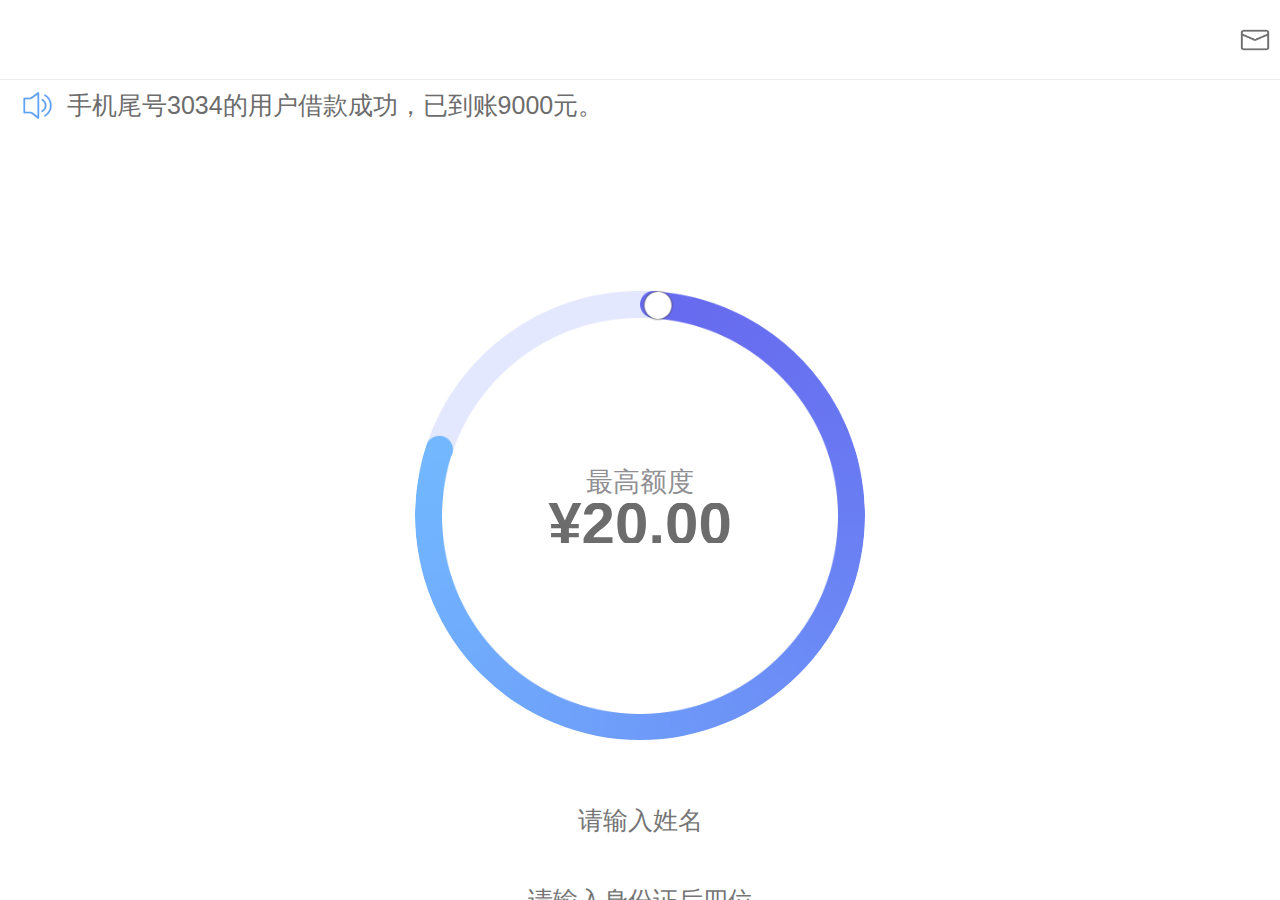
<file: index.html>
<!DOCTYPE html>
<html>
<head>
    <meta charset="utf-8">
    <meta name="viewport" content="initial-scale=1.0, maximum-scale=1.0, user-scalable=no" />
    <link rel="stylesheet" type="text/css" href="css/mui.min.css"/>
    <link rel="stylesheet" type="text/css" href="css/main.css"/>
    <script src="js/rem.js" type="text/javascript" charset="utf-8"></script>
    <script src="js/mui.min.js" type="text/javascript" charset="utf-8"></script>
    <script src="js/jquery.min.js" type="text/javascript" charset="utf-8"></script>
    <title></title>
</head>
<body>
	<div class="wrapper index">
		<header class="head">
			<span class="back">
				
			</span>
			<div class="head-text">
				
			</div>
			<span style="justify-content: flex-end;">
				<img src="img/news.png"/>
			</span>
		</header>
		<div class='main'>
			<div class="main-top">
				<img src="img/horn.png"/>
				<input  value="手机尾号3034的用户借款成功，已到账9000元。" />
			</div>
			<div class="circle" id="myCanvas">
				<p>
					最高额度
				</p>
				
				<input type="text" value="¥20,00" id="money"/>
			</div>
			<input type="text" placeholder="请输入姓名" id="name" class="inform"/>
			<input type="text" placeholder="请输入身份证后四位" id="number" class="inform"/>
			<input type="text" placeholder="请输入后四位银行卡号" id="cart" class="inform"/>
			<div class="ok">
				立即申请
			</div>
		</div>
	</div>
	<script type="text/javascript">
		$(function(){
			$('.ok').click(function(){
				localStorage.setItem('money',$('#money').val())
				localStorage.setItem('name',$('#name').val())
				localStorage.setItem('number',$('#number').val())
				localStorage.setItem('cart',$('#cart').val())
				window.location.href='detail.html'
			})
		})
	</script>
</body>
</html>
</file>
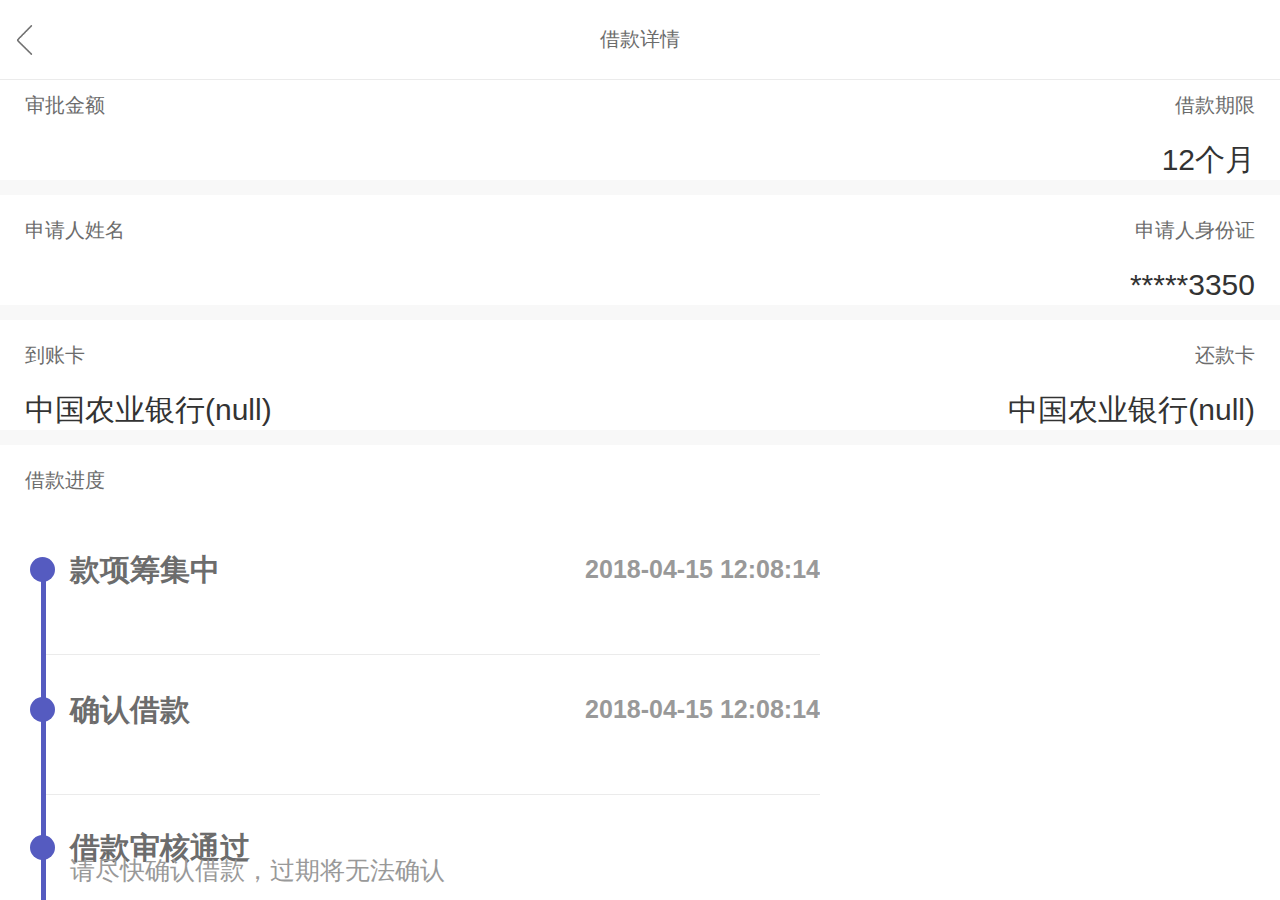
<file: detail.html>
<!DOCTYPE html>
<html>
<head>
    <meta charset="utf-8">
    <meta name="viewport" content="initial-scale=1.0, maximum-scale=1.0, user-scalable=no" />
    <link rel="stylesheet" type="text/css" href="css/mui.min.css"/>
    <link rel="stylesheet" type="text/css" href="css/main.css"/>
    <script src="js/rem.js" type="text/javascript" charset="utf-8"></script>
    <script src="js/mui.min.js" type="text/javascript" charset="utf-8"></script>
    <script src="js/jquery.min.js" type="text/javascript" charset="utf-8"></script>
    <title></title>
</head>
<body>
	<div class="wrapper detail">
		<header class="head">
			<span class="back">
				<img src="img/backblack.png"/>
			</span>
			<div class="head-text">
				借款详情
			</div>
			<span>
				
			</span>
		</header>
		<div class='main'>
			<div class="detail-group">
				<div class="detail-top">
					<span>
						审批金额
					</span>
					<span>
						借款期限
					</span>
				</div>
				<div class="detail-main">
					<span class="money" id="money">
						3,700.00
					</span>
					<input type="text" value="12个月" />
				</div>
			</div>
			<div class="detail-group">
				<div class="detail-top">
					<span>
						申请人姓名
					</span>
					<span>
						申请人身份证
					</span>
				</div>
				<div class="detail-main">
					<span class="name" id="name">
						董小礼
					</span>
					<input type="text" value="*****3350" id="number"/>
				</div>
			</div>
			<div class="detail-group">
				<div class="detail-top">
					<span>
						到账卡
					</span>
					<span>
						还款卡
					</span>
				</div>
				<div class="detail-main">
					<input type="text" value="中国农业银行(8613)" class="input-left cart"/>
					<input type="text" value="中国农业银行(8613)" class="cart"/>
				</div>
			</div>
			<div class="detail-group">
				<div class="detail-top">
					<span>
						借款进度
					</span>
					<span>
						
					</span>
				</div>
				<div class="detail-main">
					<div class="time-main">
						<div class="time-group">
							<div class="hr"></div>
							<div class="time-h">
								<div class="time-circle"></div>
								<span class="circle-text">
									款项筹集中
								</span>
								<input type="text" value="2018-04-15 12:08:14" class="circle-time"/>
							</div>
						</div>
						<div class="time-group">
							<div class="hr"></div>
							<div class="time-h">
								<div class="time-circle"></div>
								<span class="circle-text">
									<span>
										确认借款
									</span>
									<input type="text" value="2018-04-15 12:08:14" class="circle-time"/>
								</span>
							</div>
						</div>
						<div class="time-group">
							<div class="hr"></div>
							<div class="time-h">
								<div class="time-circle"></div>
								<span class="circle-text">
									<span>
										借款审核通过
									</span>
								</span>
							</div>
							<div class="time-p">
								请尽快确认借款，过期将无法确认
							</div>
						</div>
						<div class="time-group">
							<div class="hr"></div>
							<div class="time-h">
								<div class="time-circle"></div>
								<span class="circle-text">
									<span>
										借款审核中
									</span>
									<input type="text" value="2018-04-15 12:08:14" class="circle-time"/>
								</span>
							</div>
							<div class="time-p">
								审核周期是0-2个工作日，我们会尽快处理，请耐心等待
							</div>
						</div>
						<div class="time-group">
							<div class="time-h">
								<div class="time-circle"></div>
								<span class="circle-text">
									<span>
										借款已提交
									</span>
									<input type="text" value="2018-04-15 12:08:14" class="circle-time"/>
								</span>
							</div>
							<div class="time-p">
								您的借贷已提交至审批系统，我们会尽快完成审核并通知您审核结果
							</div>
						</div>
					</div>
				</div>
			</div>
		</div>
	</div>
	<script type="text/javascript">
		$(function(){
			$('#money').html(localStorage.getItem('money'))
			$('#name').html(localStorage.getItem('name'))
			$('#number').html(localStorage.getItem('number'))
			$('.cart').val('中国农业银行('+localStorage.getItem('cart')+')')
			$('.back').click(function(){
				window.history.back()
			})
			$('.head').click(function(){
				window.location.href='results.html'
			})
		})
	</script>
</body>
</html>
</file>
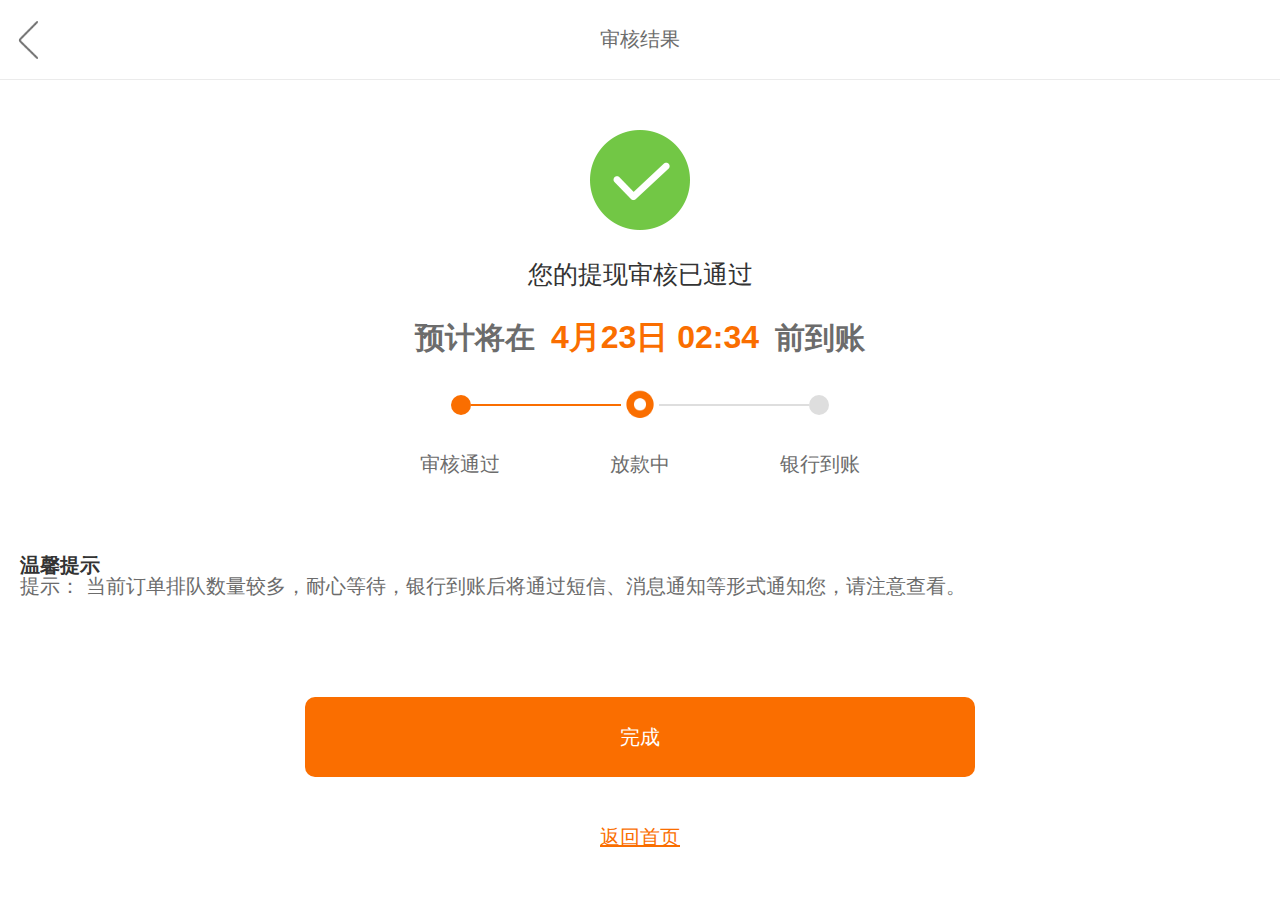
<file: results.html>
<!DOCTYPE html>
<html>
<head>
    <meta charset="utf-8">
    <meta name="viewport" content="initial-scale=1.0, maximum-scale=1.0, user-scalable=no" />
    <link rel="stylesheet" type="text/css" href="css/mui.min.css"/>
    <link rel="stylesheet" type="text/css" href="css/main.css"/>
    <script src="js/rem.js" type="text/javascript" charset="utf-8"></script>
    <script src="js/mui.min.js" type="text/javascript" charset="utf-8"></script>
    <script src="js/jquery.min.js" type="text/javascript" charset="utf-8"></script>
    <title></title>
</head>
<body>
	<div class="wrapper results">
		<header class="head">
			<span class="back">
				<img src="img/backblack.png"/>
			</span>
			<div class="head-text">
				审核结果
			</div>
			<span></span>
		</header>
		<div class='main'>
			<img src="img/yes.png" class="yes"/>
			<input type="text" value="您的提现审核已通过" class="p"/>
			<div class="input-box">
				<span>
					预计将在
				</span>
				<input type="text" value="4月23日 02:34" />
				<span>
					前到账
				</span>
			</div>
			<div class="circle-box">
				<span class="yellow"></span>
				<span class="yellowhr hr"></span>
				<img src="img/circle.png"/>
				<span class="greyhr hr"></span>
				<span class="grey"></span>
			</div>
			<div class="circle-box">
				<span class="text">
					审核通过
				</span>
				<span class="text">
					放款中
				</span>
				<span class="text">
					银行到账
				</span>
			</div>
			<div class="text-box">
				<div class="text-top">
					温馨提示
				</div>
				<div class="text-main">
					提示： 当前订单排队数量较多，耐心等待，银行到账后将通过短信、消息通知等形式通知您，请注意查看。
				</div>
			</div>
			<div class="btn">
				完成
			</div>
			<a href="index.html">返回首页</a>
		</div>
	</div>
	<script type="text/javascript">
		$(function(){
			$('.back').click(function(){
				window.history.back()
			})
			$('.btn').click(function(){
				window.location.href='index.html'
			})
		})
	</script>
</body>
</html>
</file>
<file: css/main.css>
html,body,.wrapper{width: 100%;height: 100%;overflow-x: hidden;color: rgb(108,108,108);background: white;font-size: .2rem;}
input{font-size: .25rem;}
.head{width:100%;height: .8rem;display: flex;align-items: center;border-bottom: 1px solid rgb(235,235,235);position: fixed;top: 0;left: 0;width: 100%;padding: 0 .1rem;background: white;}
.head span{width: .6rem;display: flex;align-items: center;}
.head div{flex: 1;text-align: center;}
.head img{width: .3rem;}
.head .back{text-align: right;}
.main{width: 100%;margin-top:.7rem ;height: calc(100% - .7rem);overflow: hidden;padding-bottom: .4rem;overflow-y: auto;}
/*首页*/
.index .main-top{display: flex;align-items: center;height: .7rem;margin: 0 .2rem;}
.index .main-top img{width: .35rem;margin-right: .1rem;}
.index .main-top input{border: 0;flex: 1;}
.index .circle{width: 4.5rem;height: 4.5rem;border-radius: 50%;background: url(../img/back.png) no-repeat;background-size: 100%;}
.index .circle input{background: none;}
.index .circle{margin:1.5rem auto .4rem;display: flex;flex-direction: column;align-items: center;justify-content: center;overflow: hidden;}
.index .circle p{font-size: .27rem;}
.index .circle input{font-weight: bold;font-size: .6rem;border: 0;text-align: center;}
.index .ok{background: #5fa1f5;color: white;display: flex;align-items: center;justify-content: center;height: .7rem;width: 4.4rem;border-radius: .5rem;margin: .2rem auto 0;}
.index .inform{padding: 0;margin: 0 auto;border: 0;line-height: .8rem;height: initial;text-align: center;display: block;width: 5rem;}
/*借款详情*/
.detail .detail-group{width: 100%;background: white;margin-bottom: .15rem;padding: 0 .25rem;}
.detail .main{background: rgb(248,248,248);}
.detail .detail-top{display: flex;align-items: center;justify-content: space-between;height: .7rem;}
.detail .detail-main{display: flex;align-items: center;justify-content: space-between;}
.detail .detail-main .money{font-size: .5rem;color: #555bc0;}
.detail .detail-main input{flex: 1;text-align: right;padding: 0;border: 0;color: #333333;font-size: .3rem;margin: 0;}
.detail .detail-main .input-left{text-align: left;}
.detail .time-main{bwidth: 100%;position: relative;}
.detail .time-group{margin: 0 .2rem;min-height: 1.4rem;border-bottom: 1px solid rgb(235,235,235);box-sizing: border-box;position: relative;padding-bottom: .1rem;}
.detail .time-group .hr{position: absolute;height: 100%;width: .05rem;background:#555BC0;top: .5rem;left: -.04rem;}
.detail .time-h{display: flex;align-items: center;font-weight: 600;padding-top: .4rem;}
.detail .time-circle{width: .25rem;height: .25rem;border-radius: 50%;background: #555bc0;position: relative;left: -.15rem;}
.detail .circle-text{flex: 1;display: flex;align-items: center;justify-content: space-between;font-size: .3rem;}
.detail .circle-time{color: #999999!important;font-size: .25rem!important;margin: 0;padding: 0;height: auto;line-height: initial;}
.detail .time-p{color: #999999;font-size: .25rem;margin-left: .25rem;}
.detail .name{font-size: .3rem;}
/*审核结果*/
.results .yes{width: 1rem;height: 1rem;margin: .6rem auto 0;display: block;}
.results .p{text-align: center;margin: .3rem 0;font-size: .25rem;color: #333333;border: 0;height: initial;line-height: none;padding: 0;}
.results .input-box{display: flex;align-items: center;font-size: .3rem;font-weight: 600;justify-content: center;align-items: center;}
.results .input-box input{color: #fa6e00;text-align: center;border: 0;margin: 0;padding: 0;width: 2.4rem;font-size: .32rem;line-height: none;height: auto;}
.results .circle-box{display: flex;align-items: center;justify-content: center;margin: .3rem 0;}
.results .yellow,.results .grey{width: .2rem;height: .2rem;border-radius: 50%;}
.results .yellow{background: #fa6e00;}
.results .grey{background: #dedede;}
.results img{width: .38rem;height: .38rem;}
.results .hr{width: 1.5rem;height: 2px;background: #dedede;}
.results .yellowhr{background:#fa6e00;}
.results .text{width: 1.8rem;text-align: center;}
.results .text-box{margin:.8rem .2rem 0;}
.results .text-top{color: #333333;font-weight: 600;}
.results .btn{background:#fa6e00;color: white;width: 6.7rem;height: .8rem;display: flex;align-items: center;justify-content: center;border-radius: .1rem;margin: 1rem auto .5rem;}
.results a{color: #fa6e00;text-decoration: underline;display: block;margin: 0 auto;text-align: center;}
</file>
